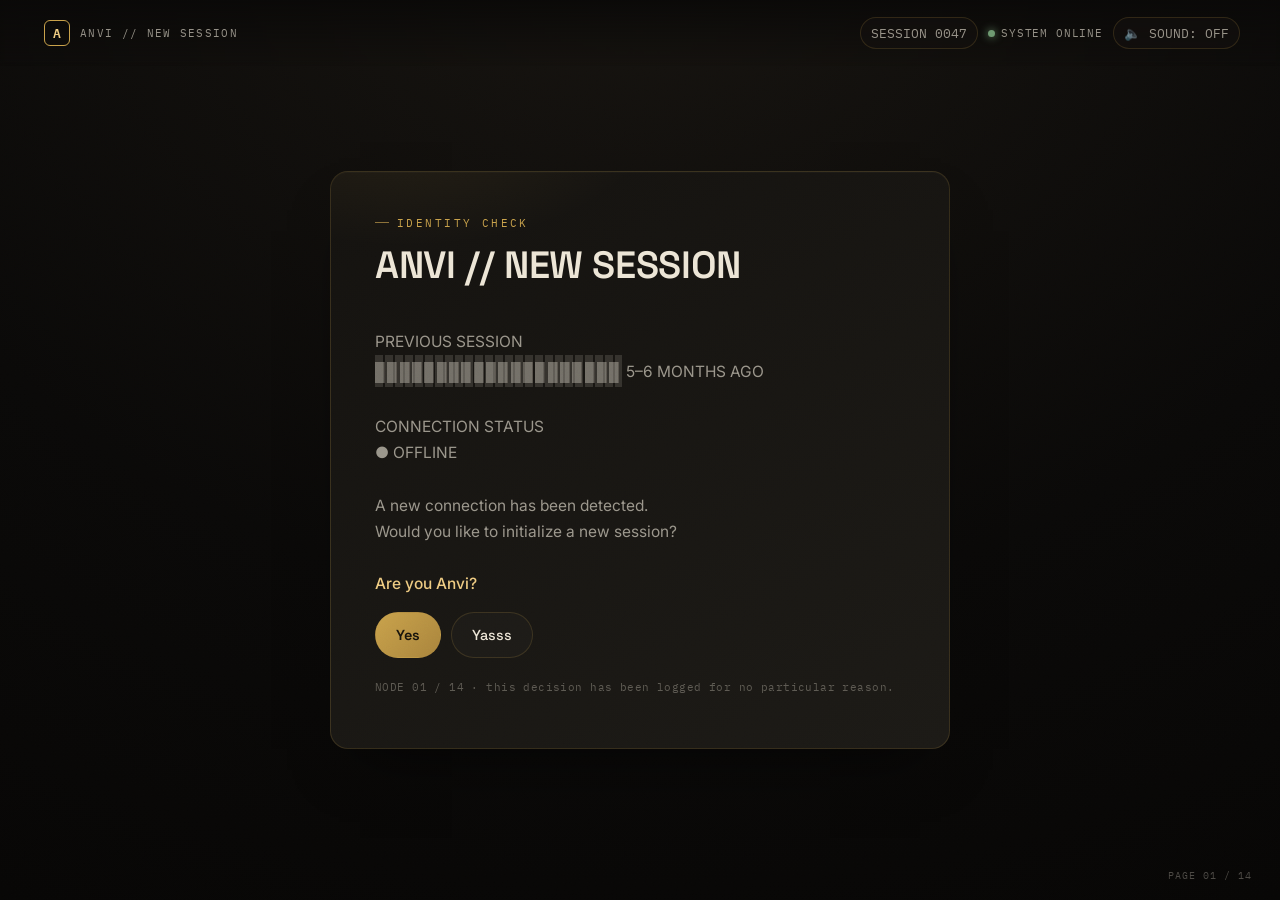
<file: index.html>
<!DOCTYPE html>
<html lang="en">
<head>
<meta charset="UTF-8" />
<meta name="viewport" content="width=device-width, initial-scale=1.0, viewport-fit=cover" />
<title>ANVI // NEW SESSION</title>
<meta name="description" content="A classified interactive session. Proceed with caution." />
<link rel="preconnect" href="https://fonts.googleapis.com">
<link rel="preconnect" href="https://fonts.gstatic.com" crossorigin>
<link href="https://fonts.googleapis.com/css2?family=Space+Grotesk:wght@400;500;600;700&family=IBM+Plex+Mono:wght@400;500;600&family=Inter:wght@400;500&display=swap" rel="stylesheet">
<link rel="stylesheet" href="style.css" />
</head>
<body>

  <header class="chrome">
    <button class="chrome-logo" id="logoBtn" type="button" aria-label="ANVI system logo">
      <span class="logo-mark">A</span><span class="logo-text">ANVI // NEW SESSION</span>
    </button>
    <div class="chrome-status">
      <button class="session-tag" id="sessionBtn" type="button">SESSION 0047</button>
      <span class="status-dot"><i></i> SYSTEM ONLINE</span>
      <button class="sound-toggle" id="soundToggle" type="button" aria-pressed="false">🔈 SOUND: OFF</button>
    </div>
  </header>

  <div class="grain" aria-hidden="true"></div>
  <div class="fx-overlay" id="fxOverlay" aria-hidden="true"></div>

  <main class="app">
    <div class="page" aria-live="polite">
      <div class="card">
        <p class="kicker">IDENTITY CHECK</p>
        <h1 class="title">ANVI // NEW SESSION</h1>

        <div class="body-text">
PREVIOUS SESSION
<span class="redacted">████████████████████</span> 5–6 MONTHS AGO

CONNECTION STATUS
● OFFLINE

A new connection has been detected.
Would you like to initialize a new session?
        </div>

        <p class="body-text" style="margin-bottom:14px;"><strong>Are you Anvi?</strong></p>

        <div class="buttons">
          <a class="choice primary" href="page2.html">Yes</a>
          <a class="choice" href="page3.html">Yasss</a>
        </div>

        <p class="footnote">NODE 01 / 14 · this decision has been logged for no particular reason.</p>
      </div>
    </div>
  </main>

  <div class="page-index">PAGE 01 / 14</div>
  <canvas id="confettiCanvas" aria-hidden="true"></canvas>
  <div class="toast" id="toast" role="status" aria-live="polite"></div>

  <script src="script.js"></script>
</body>
</html>
</file>
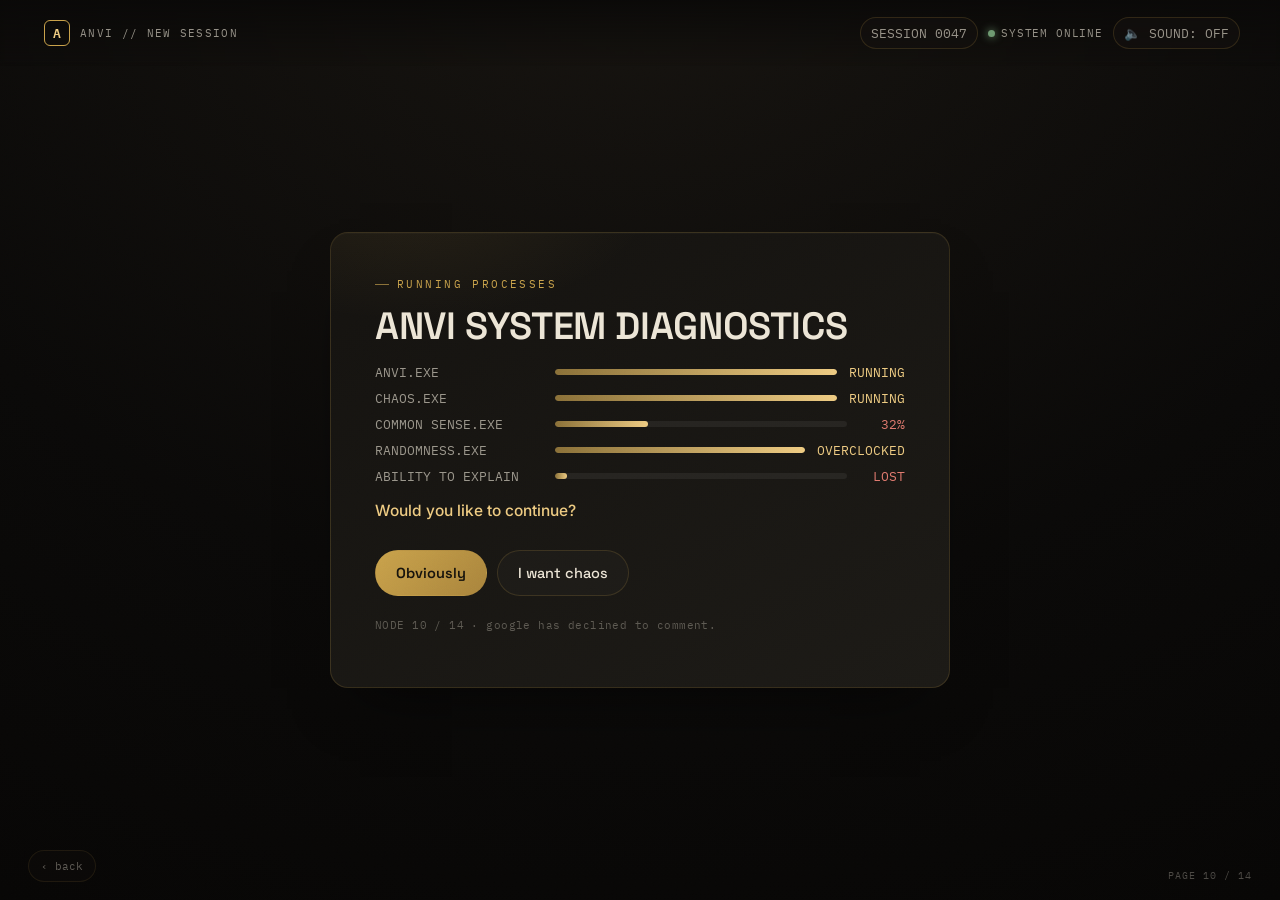
<file: page10.html>
<!DOCTYPE html>
<html lang="en">
<head>
<meta charset="UTF-8" />
<meta name="viewport" content="width=device-width, initial-scale=1.0, viewport-fit=cover" />
<title>ANVI SYSTEM DIAGNOSTICS // ANVI SESSION</title>
<link rel="preconnect" href="https://fonts.googleapis.com">
<link rel="preconnect" href="https://fonts.gstatic.com" crossorigin>
<link href="https://fonts.googleapis.com/css2?family=Space+Grotesk:wght@400;500;600;700&family=IBM+Plex+Mono:wght@400;500;600&family=Inter:wght@400;500&display=swap" rel="stylesheet">
<link rel="stylesheet" href="style.css" />
</head>
<body>

  <header class="chrome">
    <button class="chrome-logo" id="logoBtn" type="button" aria-label="ANVI system logo">
      <span class="logo-mark">A</span><span class="logo-text">ANVI // NEW SESSION</span>
    </button>
    <div class="chrome-status">
      <button class="session-tag" id="sessionBtn" type="button">SESSION 0047</button>
      <span class="status-dot"><i></i> SYSTEM ONLINE</span>
      <button class="sound-toggle" id="soundToggle" type="button" aria-pressed="false">🔈 SOUND: OFF</button>
    </div>
  </header>

  <button class="back-btn" id="backBtn" type="button">‹ back</button>
  <div class="grain" aria-hidden="true"></div>
  <div class="fx-overlay" id="fxOverlay" aria-hidden="true"></div>

  <main class="app">
    <div class="page" aria-live="polite">
      <div class="card">
        <p class="kicker">RUNNING PROCESSES</p>
        <h1 class="title">ANVI SYSTEM DIAGNOSTICS</h1>

        <div class="stats">
          <div class="stat-row">
            <span class="stat-label">ANVI.EXE</span>
            <span class="stat-bar"><span style="--fill:100%"></span></span>
            <span class="stat-val">RUNNING</span>
          </div>
          <div class="stat-row">
            <span class="stat-label">CHAOS.EXE</span>
            <span class="stat-bar"><span style="--fill:100%"></span></span>
            <span class="stat-val">RUNNING</span>
          </div>
          <div class="stat-row">
            <span class="stat-label">COMMON SENSE.EXE</span>
            <span class="stat-bar"><span style="--fill:32%"></span></span>
            <span class="stat-val warn">32%</span>
          </div>
          <div class="stat-row">
            <span class="stat-label">RANDOMNESS.EXE</span>
            <span class="stat-bar"><span style="--fill:100%"></span></span>
            <span class="stat-val">OVERCLOCKED</span>
          </div>
          <div class="stat-row">
            <span class="stat-label">ABILITY TO EXPLAIN</span>
            <span class="stat-bar"><span style="--fill:4%"></span></span>
            <span class="stat-val err">LOST</span>
          </div>
        </div>

        <p class="body-text" style="margin-top:-14px;"><strong>Would you like to continue?</strong></p>

        <div class="buttons">
          <a class="choice primary" href="page11.html">Obviously</a>
          <a class="choice" href="page13.html">I want chaos</a>
        </div>

        <p class="footnote">NODE 10 / 14 · google has declined to comment.</p>
      </div>
    </div>
  </main>

  <div class="page-index">PAGE 10 / 14</div>
  <canvas id="confettiCanvas" aria-hidden="true"></canvas>
  <div class="toast" id="toast" role="status" aria-live="polite"></div>

  <script src="script.js"></script>
</body>
</html>
</file>
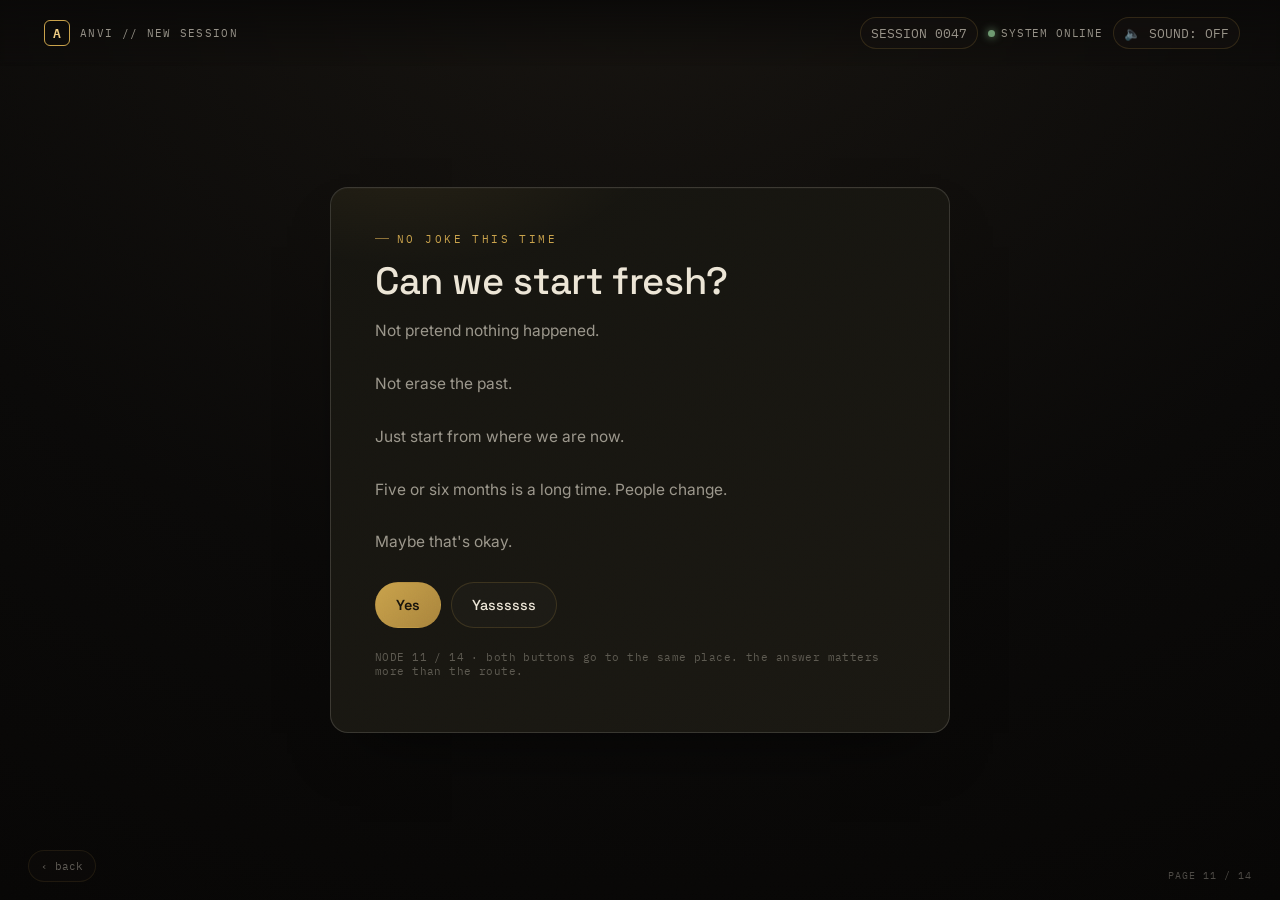
<file: page11.html>
<!DOCTYPE html>
<html lang="en">
<head>
<meta charset="UTF-8" />
<meta name="viewport" content="width=device-width, initial-scale=1.0, viewport-fit=cover" />
<title>Can we start fresh? // ANVI SESSION</title>
<link rel="preconnect" href="https://fonts.googleapis.com">
<link rel="preconnect" href="https://fonts.gstatic.com" crossorigin>
<link href="https://fonts.googleapis.com/css2?family=Space+Grotesk:wght@400;500;600;700&family=IBM+Plex+Mono:wght@400;500;600&family=Inter:wght@400;500&display=swap" rel="stylesheet">
<link rel="stylesheet" href="style.css" />
</head>
<body>

  <header class="chrome">
    <button class="chrome-logo" id="logoBtn" type="button" aria-label="ANVI system logo">
      <span class="logo-mark">A</span><span class="logo-text">ANVI // NEW SESSION</span>
    </button>
    <div class="chrome-status">
      <button class="session-tag" id="sessionBtn" type="button">SESSION 0047</button>
      <span class="status-dot"><i></i> SYSTEM ONLINE</span>
      <button class="sound-toggle" id="soundToggle" type="button" aria-pressed="false">🔈 SOUND: OFF</button>
    </div>
  </header>

  <button class="back-btn" id="backBtn" type="button">‹ back</button>
  <div class="grain" aria-hidden="true"></div>
  <div class="fx-overlay" id="fxOverlay" aria-hidden="true"></div>

  <main class="app">
    <div class="page theme-sincere" aria-live="polite">
      <div class="card">
        <p class="kicker">NO JOKE THIS TIME</p>
        <h1 class="title">Can we start fresh?</h1>
        <p class="body-text">Not pretend nothing happened.

Not erase the past.

Just start from where we are now.

Five or six months is a long time. People change.

Maybe that's okay.</p>

        <div class="buttons">
          <a class="choice primary" href="page14.html">Yes</a>
          <a class="choice" href="page14.html">Yassssss</a>
        </div>

        <p class="footnote">NODE 11 / 14 · both buttons go to the same place. the answer matters more than the route.</p>
      </div>
    </div>
  </main>

  <div class="page-index">PAGE 11 / 14</div>
  <canvas id="confettiCanvas" aria-hidden="true"></canvas>
  <div class="toast" id="toast" role="status" aria-live="polite"></div>

  <script src="script.js"></script>
</body>
</html>
</file>
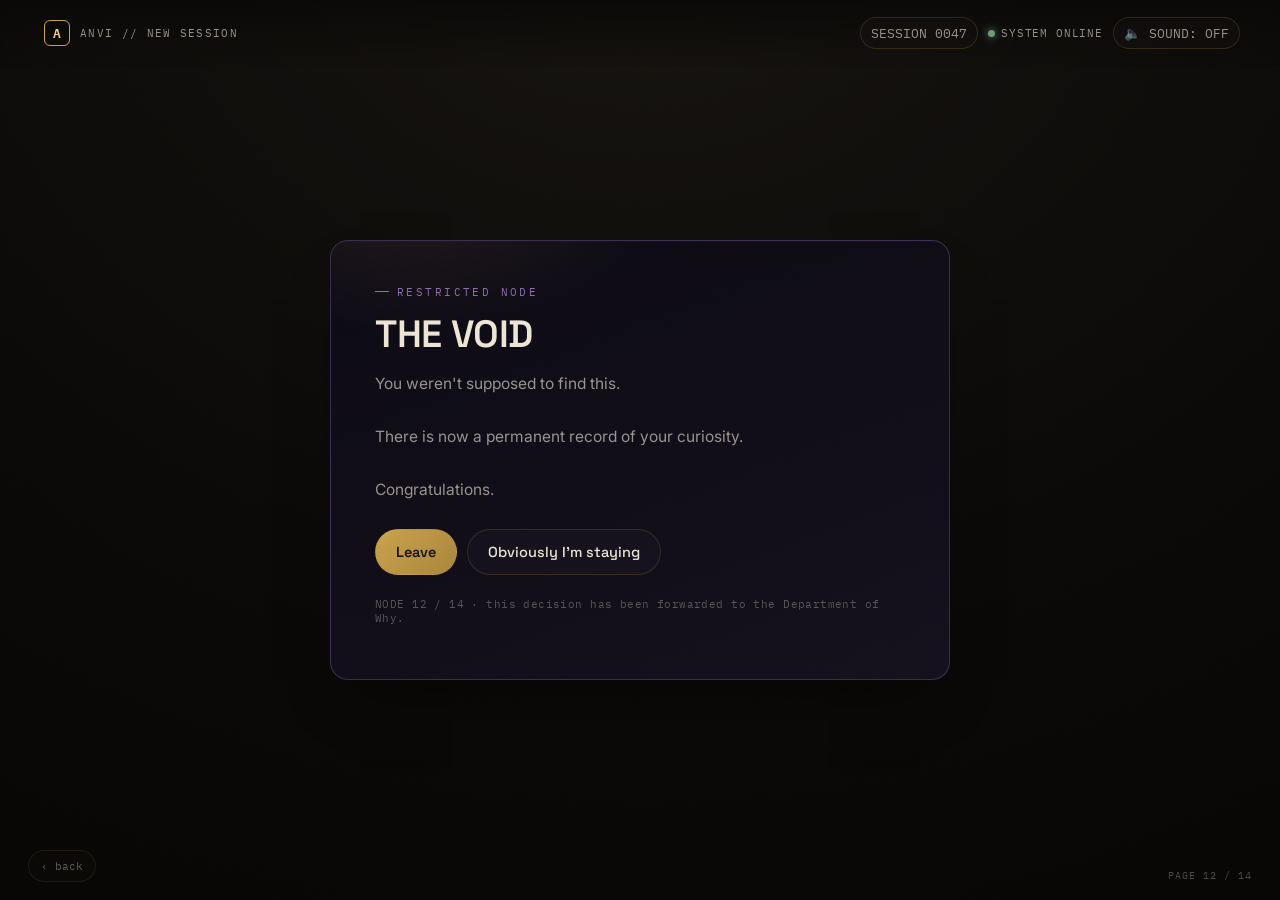
<file: page12.html>
<!DOCTYPE html>
<html lang="en">
<head>
<meta charset="UTF-8" />
<meta name="viewport" content="width=device-width, initial-scale=1.0, viewport-fit=cover" />
<title>THE VOID // ANVI SESSION</title>
<link rel="preconnect" href="https://fonts.googleapis.com">
<link rel="preconnect" href="https://fonts.gstatic.com" crossorigin>
<link href="https://fonts.googleapis.com/css2?family=Space+Grotesk:wght@400;500;600;700&family=IBM+Plex+Mono:wght@400;500;600&family=Inter:wght@400;500&display=swap" rel="stylesheet">
<link rel="stylesheet" href="style.css" />
</head>
<body data-fx="glitch">

  <header class="chrome">
    <button class="chrome-logo" id="logoBtn" type="button" aria-label="ANVI system logo">
      <span class="logo-mark">A</span><span class="logo-text">ANVI // NEW SESSION</span>
    </button>
    <div class="chrome-status">
      <button class="session-tag" id="sessionBtn" type="button">SESSION 0047</button>
      <span class="status-dot"><i></i> SYSTEM ONLINE</span>
      <button class="sound-toggle" id="soundToggle" type="button" aria-pressed="false">🔈 SOUND: OFF</button>
    </div>
  </header>

  <button class="back-btn" id="backBtn" type="button">‹ back</button>
  <div class="grain" aria-hidden="true"></div>
  <div class="fx-overlay" id="fxOverlay" aria-hidden="true"></div>

  <main class="app">
    <div class="page theme-void" aria-live="polite">
      <div class="card">
        <p class="kicker">RESTRICTED NODE</p>
        <h1 class="title">THE VOID</h1>
        <p class="body-text">You weren't supposed to find this.

There is now a permanent record of your curiosity.

Congratulations.</p>

        <div class="buttons">
          <a class="choice primary" href="index.html">Leave</a>
          <a class="choice" href="page13.html">Obviously I'm staying</a>
        </div>

        <p class="footnote">NODE 12 / 14 · this decision has been forwarded to the Department of Why.</p>
      </div>
    </div>
  </main>

  <div class="page-index">PAGE 12 / 14</div>
  <canvas id="confettiCanvas" aria-hidden="true"></canvas>
  <div class="toast" id="toast" role="status" aria-live="polite"></div>

  <script src="script.js"></script>
</body>
</html>
</file>
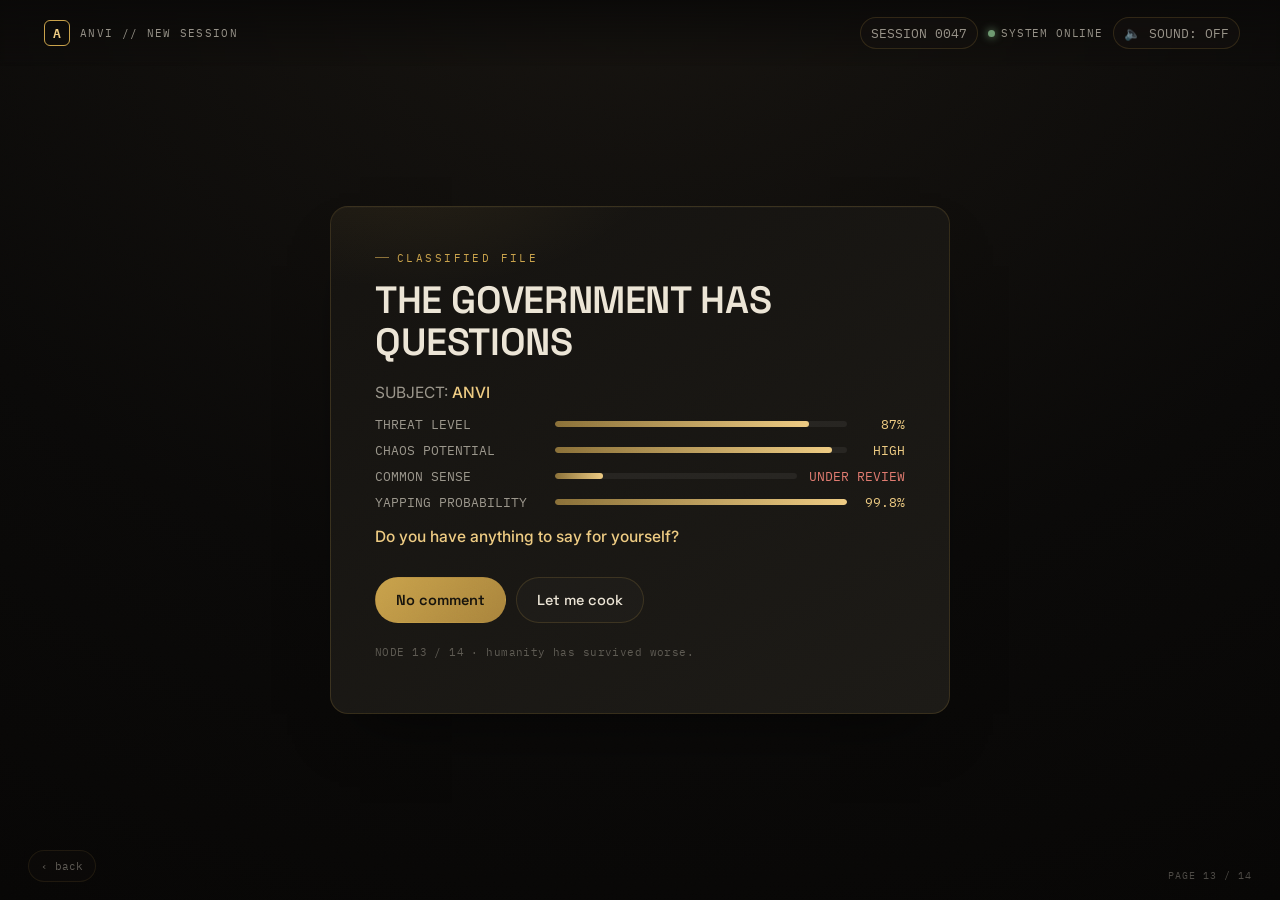
<file: page13.html>
<!DOCTYPE html>
<html lang="en">
<head>
<meta charset="UTF-8" />
<meta name="viewport" content="width=device-width, initial-scale=1.0, viewport-fit=cover" />
<title>THE GOVERNMENT HAS QUESTIONS // ANVI SESSION</title>
<link rel="preconnect" href="https://fonts.googleapis.com">
<link rel="preconnect" href="https://fonts.gstatic.com" crossorigin>
<link href="https://fonts.googleapis.com/css2?family=Space+Grotesk:wght@400;500;600;700&family=IBM+Plex+Mono:wght@400;500;600&family=Inter:wght@400;500&display=swap" rel="stylesheet">
<link rel="stylesheet" href="style.css" />
</head>
<body>

  <header class="chrome">
    <button class="chrome-logo" id="logoBtn" type="button" aria-label="ANVI system logo">
      <span class="logo-mark">A</span><span class="logo-text">ANVI // NEW SESSION</span>
    </button>
    <div class="chrome-status">
      <button class="session-tag" id="sessionBtn" type="button">SESSION 0047</button>
      <span class="status-dot"><i></i> SYSTEM ONLINE</span>
      <button class="sound-toggle" id="soundToggle" type="button" aria-pressed="false">🔈 SOUND: OFF</button>
    </div>
  </header>

  <button class="back-btn" id="backBtn" type="button">‹ back</button>
  <div class="grain" aria-hidden="true"></div>
  <div class="fx-overlay" id="fxOverlay" aria-hidden="true"></div>

  <main class="app">
    <div class="page" aria-live="polite">
      <div class="card">
        <p class="kicker">CLASSIFIED FILE</p>
        <h1 class="title">THE GOVERNMENT HAS QUESTIONS</h1>

        <p class="body-text" style="margin-bottom:10px;">SUBJECT: <strong>ANVI</strong></p>

        <div class="stats">
          <div class="stat-row">
            <span class="stat-label">THREAT LEVEL</span>
            <span class="stat-bar"><span style="--fill:87%"></span></span>
            <span class="stat-val">87%</span>
          </div>
          <div class="stat-row">
            <span class="stat-label">CHAOS POTENTIAL</span>
            <span class="stat-bar"><span style="--fill:95%"></span></span>
            <span class="stat-val">HIGH</span>
          </div>
          <div class="stat-row">
            <span class="stat-label">COMMON SENSE</span>
            <span class="stat-bar"><span style="--fill:20%"></span></span>
            <span class="stat-val warn">UNDER REVIEW</span>
          </div>
          <div class="stat-row">
            <span class="stat-label">YAPPING PROBABILITY</span>
            <span class="stat-bar"><span style="--fill:100%"></span></span>
            <span class="stat-val">99.8%</span>
          </div>
        </div>

        <p class="body-text" style="margin-top:-14px;"><strong>Do you have anything to say for yourself?</strong></p>

        <div class="buttons">
          <a class="choice primary" href="page14.html">No comment</a>
          <a class="choice" href="page10.html">Let me cook</a>
        </div>

        <p class="footnote">NODE 13 / 14 · humanity has survived worse.</p>
      </div>
    </div>
  </main>

  <div class="page-index">PAGE 13 / 14</div>
  <canvas id="confettiCanvas" aria-hidden="true"></canvas>
  <div class="toast" id="toast" role="status" aria-live="polite"></div>

  <script src="script.js"></script>
</body>
</html>
</file>
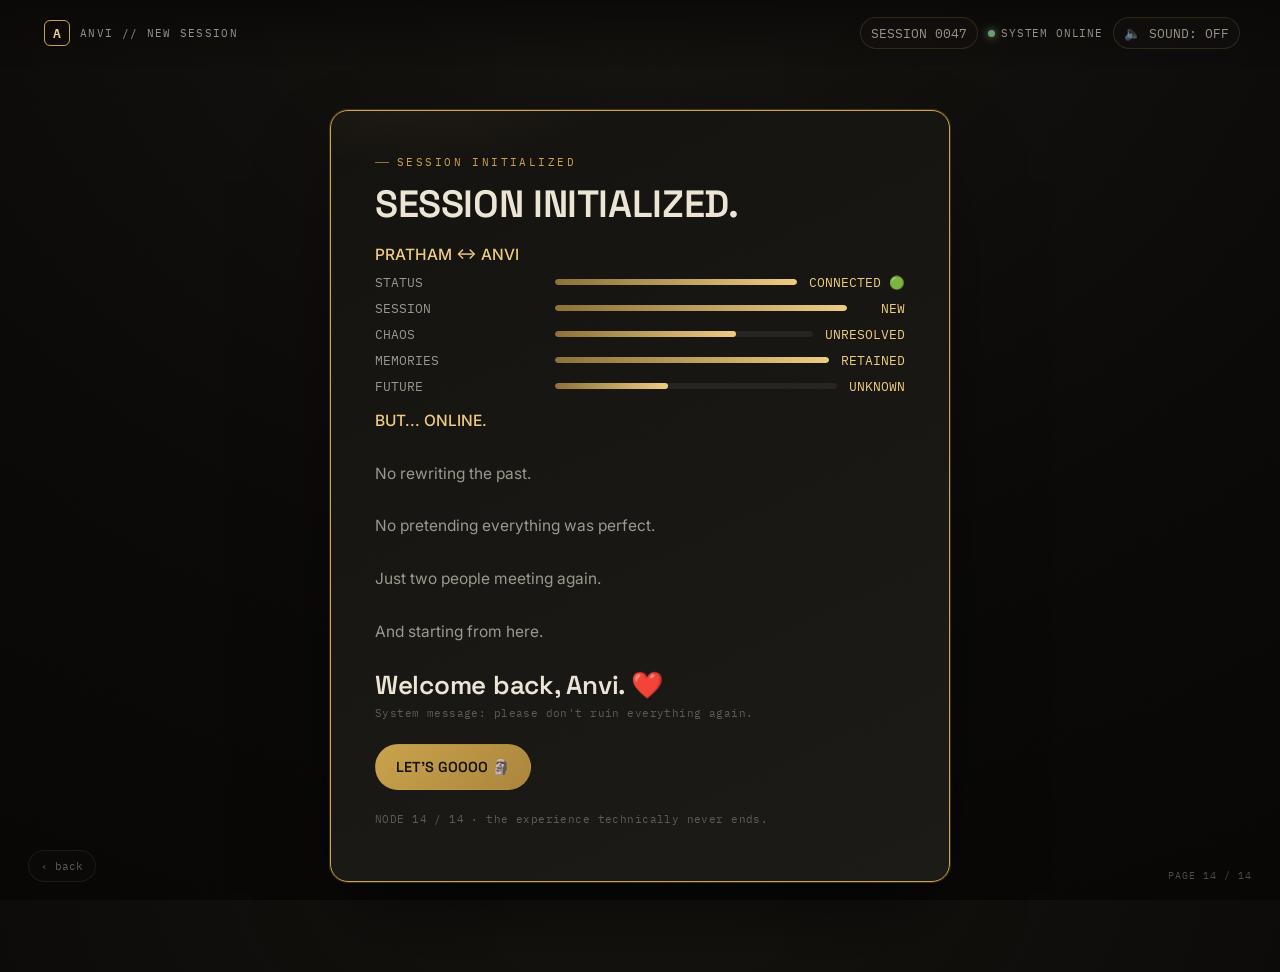
<file: page14.html>
<!DOCTYPE html>
<html lang="en">
<head>
<meta charset="UTF-8" />
<meta name="viewport" content="width=device-width, initial-scale=1.0, viewport-fit=cover" />
<title>SESSION INITIALIZED // ANVI SESSION</title>
<link rel="preconnect" href="https://fonts.googleapis.com">
<link rel="preconnect" href="https://fonts.gstatic.com" crossorigin>
<link href="https://fonts.googleapis.com/css2?family=Space+Grotesk:wght@400;500;600;700&family=IBM+Plex+Mono:wght@400;500;600&family=Inter:wght@400;500&display=swap" rel="stylesheet">
<link rel="stylesheet" href="style.css" />
</head>
<body>

  <header class="chrome">
    <button class="chrome-logo" id="logoBtn" type="button" aria-label="ANVI system logo">
      <span class="logo-mark">A</span><span class="logo-text">ANVI // NEW SESSION</span>
    </button>
    <div class="chrome-status">
      <button class="session-tag" id="sessionBtn" type="button">SESSION 0047</button>
      <span class="status-dot"><i></i> SYSTEM ONLINE</span>
      <button class="sound-toggle" id="soundToggle" type="button" aria-pressed="false">🔈 SOUND: OFF</button>
    </div>
  </header>

  <button class="back-btn" id="backBtn" type="button">‹ back</button>
  <div class="grain" aria-hidden="true"></div>
  <div class="fx-overlay" id="fxOverlay" aria-hidden="true"></div>

  <main class="app">
    <div class="page theme-final" aria-live="polite">
      <div class="card">
        <p class="kicker">SESSION INITIALIZED</p>
        <h1 class="title">SESSION INITIALIZED.</h1>

        <p class="body-text" style="margin-bottom:6px;"><strong>PRATHAM ↔ ANVI</strong></p>

        <div class="stats">
          <div class="stat-row">
            <span class="stat-label">STATUS</span>
            <span class="stat-bar"><span style="--fill:100%"></span></span>
            <span class="stat-val">CONNECTED 🟢</span>
          </div>
          <div class="stat-row">
            <span class="stat-label">SESSION</span>
            <span class="stat-bar"><span style="--fill:100%"></span></span>
            <span class="stat-val">NEW</span>
          </div>
          <div class="stat-row">
            <span class="stat-label">CHAOS</span>
            <span class="stat-bar"><span style="--fill:70%"></span></span>
            <span class="stat-val">UNRESOLVED</span>
          </div>
          <div class="stat-row">
            <span class="stat-label">MEMORIES</span>
            <span class="stat-bar"><span style="--fill:100%"></span></span>
            <span class="stat-val">RETAINED</span>
          </div>
          <div class="stat-row">
            <span class="stat-label">FUTURE</span>
            <span class="stat-bar"><span style="--fill:40%"></span></span>
            <span class="stat-val">UNKNOWN</span>
          </div>
        </div>

        <p class="body-text" style="margin-top:-14px;"><strong>BUT... ONLINE.</strong>

No rewriting the past.

No pretending everything was perfect.

Just two people meeting again.

And starting from here.</p>

        <p class="title" style="font-size:clamp(20px,4vw,26px); margin-bottom:6px;">Welcome back, Anvi. ❤️</p>
        <p class="footnote" style="margin-top:0; margin-bottom:24px;">System message: please don't ruin everything again.</p>

        <div class="buttons">
          <a class="choice primary" id="finalBtn" href="index.html">LET'S GOOOO 🗿</a>
        </div>

        <p class="footnote">NODE 14 / 14 · the experience technically never ends.</p>
      </div>
    </div>
  </main>

  <div class="page-index">PAGE 14 / 14</div>
  <canvas id="confettiCanvas" aria-hidden="true"></canvas>
  <div class="toast" id="toast" role="status" aria-live="polite"></div>

  <script src="script.js"></script>
</body>
</html>
</file>
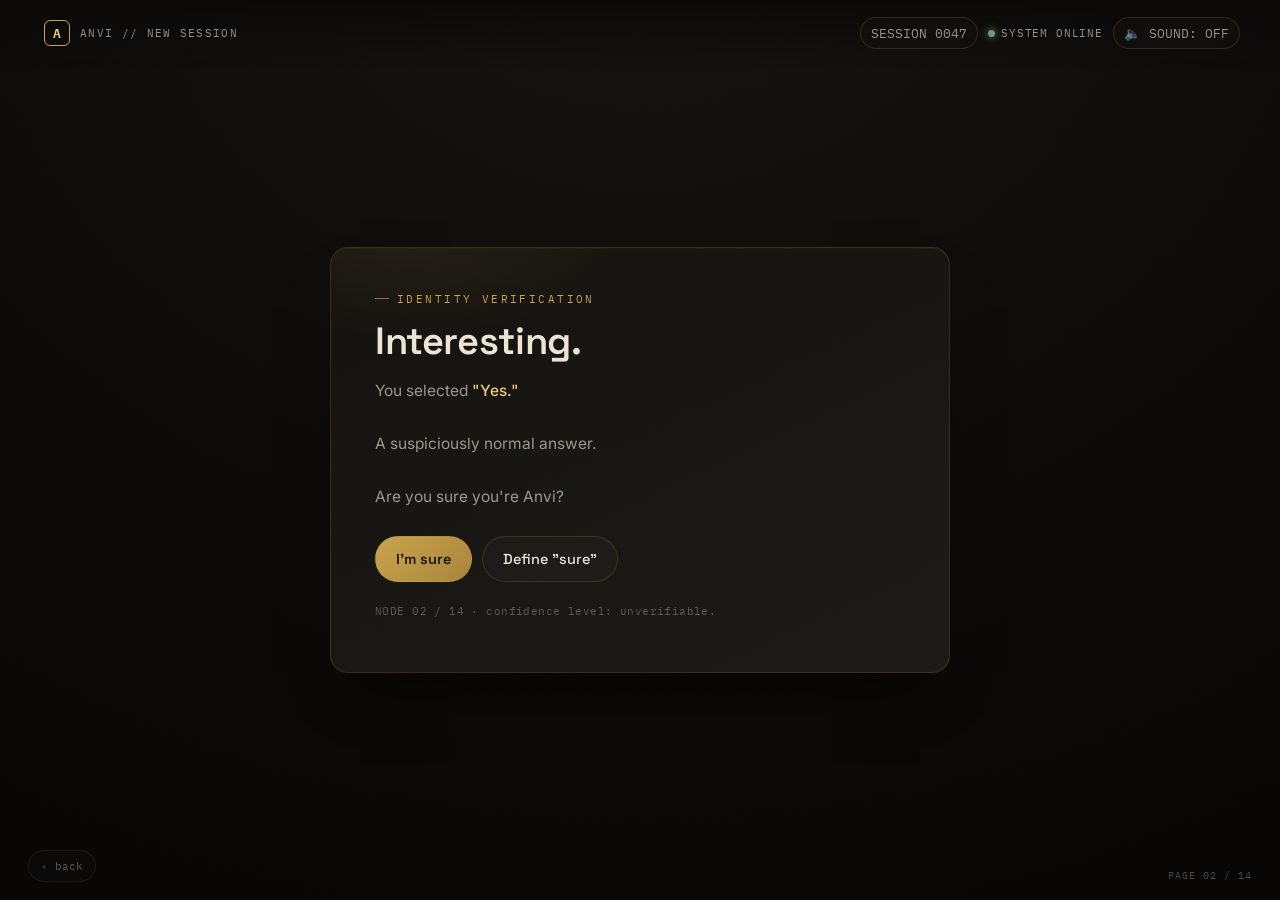
<file: page2.html>
<!DOCTYPE html>
<html lang="en">
<head>
<meta charset="UTF-8" />
<meta name="viewport" content="width=device-width, initial-scale=1.0, viewport-fit=cover" />
<title>Interesting. // ANVI SESSION</title>
<link rel="preconnect" href="https://fonts.googleapis.com">
<link rel="preconnect" href="https://fonts.gstatic.com" crossorigin>
<link href="https://fonts.googleapis.com/css2?family=Space+Grotesk:wght@400;500;600;700&family=IBM+Plex+Mono:wght@400;500;600&family=Inter:wght@400;500&display=swap" rel="stylesheet">
<link rel="stylesheet" href="style.css" />
</head>
<body>

  <header class="chrome">
    <button class="chrome-logo" id="logoBtn" type="button" aria-label="ANVI system logo">
      <span class="logo-mark">A</span><span class="logo-text">ANVI // NEW SESSION</span>
    </button>
    <div class="chrome-status">
      <button class="session-tag" id="sessionBtn" type="button">SESSION 0047</button>
      <span class="status-dot"><i></i> SYSTEM ONLINE</span>
      <button class="sound-toggle" id="soundToggle" type="button" aria-pressed="false">🔈 SOUND: OFF</button>
    </div>
  </header>

  <button class="back-btn" id="backBtn" type="button">‹ back</button>
  <div class="grain" aria-hidden="true"></div>
  <div class="fx-overlay" id="fxOverlay" aria-hidden="true"></div>

  <main class="app">
    <div class="page" aria-live="polite">
      <div class="card">
        <p class="kicker">IDENTITY VERIFICATION</p>
        <h1 class="title">Interesting.</h1>
        <p class="body-text">You selected <strong>"Yes."</strong>

A suspiciously normal answer.

Are you sure you're Anvi?</p>

        <div class="buttons">
          <a class="choice primary" href="page4.html">I'm sure</a>
          <a class="choice" href="page5.html">Define "sure"</a>
        </div>

        <p class="footnote">NODE 02 / 14 · confidence level: unverifiable.</p>
      </div>
    </div>
  </main>

  <div class="page-index">PAGE 02 / 14</div>
  <canvas id="confettiCanvas" aria-hidden="true"></canvas>
  <div class="toast" id="toast" role="status" aria-live="polite"></div>

  <script src="script.js"></script>
</body>
</html>
</file>
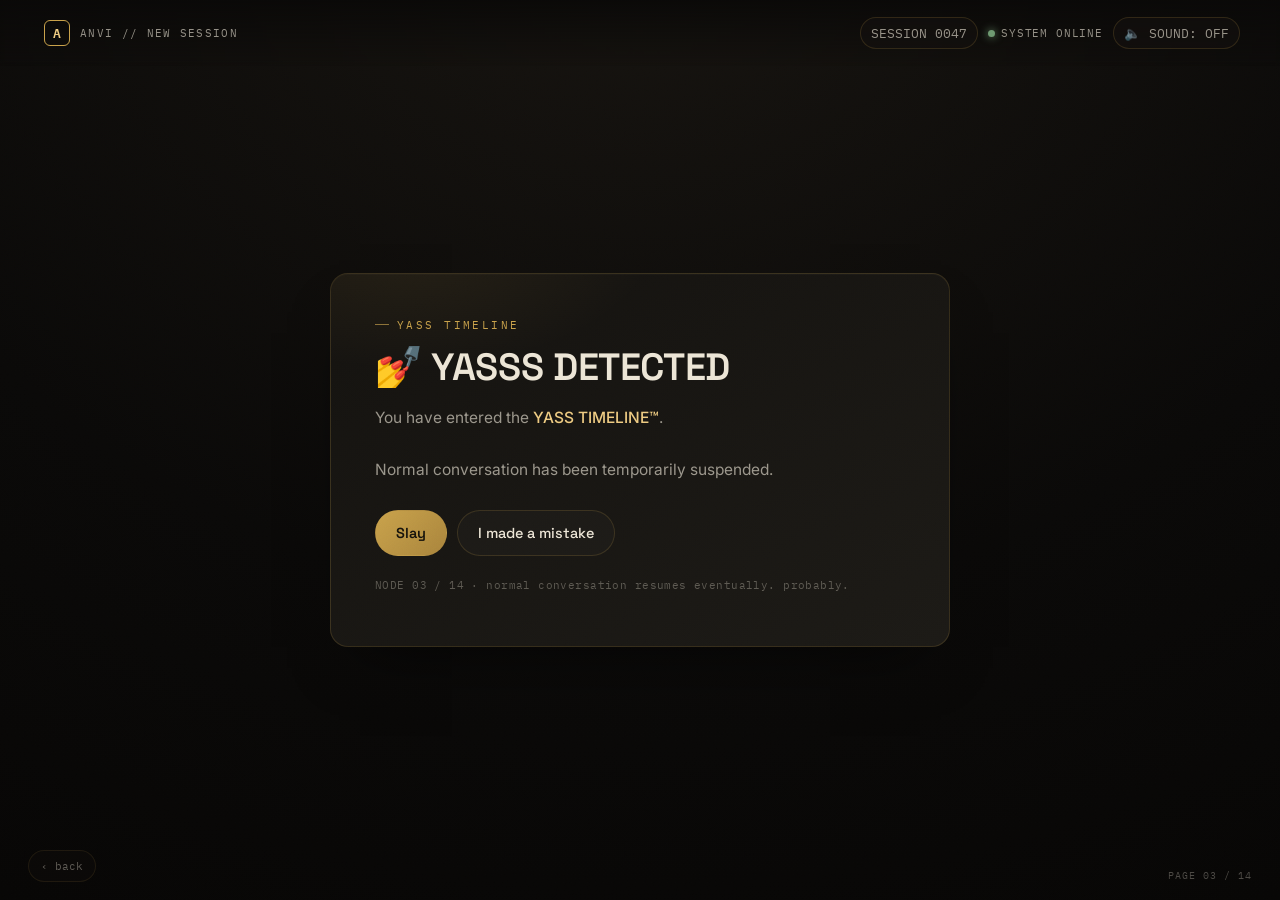
<file: page3.html>
<!DOCTYPE html>
<html lang="en">
<head>
<meta charset="UTF-8" />
<meta name="viewport" content="width=device-width, initial-scale=1.0, viewport-fit=cover" />
<title>💅 YASSS DETECTED // ANVI SESSION</title>
<link rel="preconnect" href="https://fonts.googleapis.com">
<link rel="preconnect" href="https://fonts.gstatic.com" crossorigin>
<link href="https://fonts.googleapis.com/css2?family=Space+Grotesk:wght@400;500;600;700&family=IBM+Plex+Mono:wght@400;500;600&family=Inter:wght@400;500&display=swap" rel="stylesheet">
<link rel="stylesheet" href="style.css" />
</head>
<body data-fx="glitch">

  <header class="chrome">
    <button class="chrome-logo" id="logoBtn" type="button" aria-label="ANVI system logo">
      <span class="logo-mark">A</span><span class="logo-text">ANVI // NEW SESSION</span>
    </button>
    <div class="chrome-status">
      <button class="session-tag" id="sessionBtn" type="button">SESSION 0047</button>
      <span class="status-dot"><i></i> SYSTEM ONLINE</span>
      <button class="sound-toggle" id="soundToggle" type="button" aria-pressed="false">🔈 SOUND: OFF</button>
    </div>
  </header>

  <button class="back-btn" id="backBtn" type="button">‹ back</button>
  <div class="grain" aria-hidden="true"></div>
  <div class="fx-overlay" id="fxOverlay" aria-hidden="true"></div>

  <main class="app">
    <div class="page theme-yass" aria-live="polite">
      <div class="card">
        <p class="kicker">YASS TIMELINE</p>
        <h1 class="title">💅 YASSS DETECTED</h1>
        <p class="body-text">You have entered the <strong>YASS TIMELINE™</strong>.

Normal conversation has been temporarily suspended.</p>

        <div class="buttons">
          <a class="choice primary" href="page6.html">Slay</a>
          <a class="choice" href="page7.html">I made a mistake</a>
        </div>

        <p class="footnote">NODE 03 / 14 · normal conversation resumes eventually. probably.</p>
      </div>
    </div>
  </main>

  <div class="page-index">PAGE 03 / 14</div>
  <canvas id="confettiCanvas" aria-hidden="true"></canvas>
  <div class="toast" id="toast" role="status" aria-live="polite"></div>

  <script src="script.js"></script>
</body>
</html>
</file>
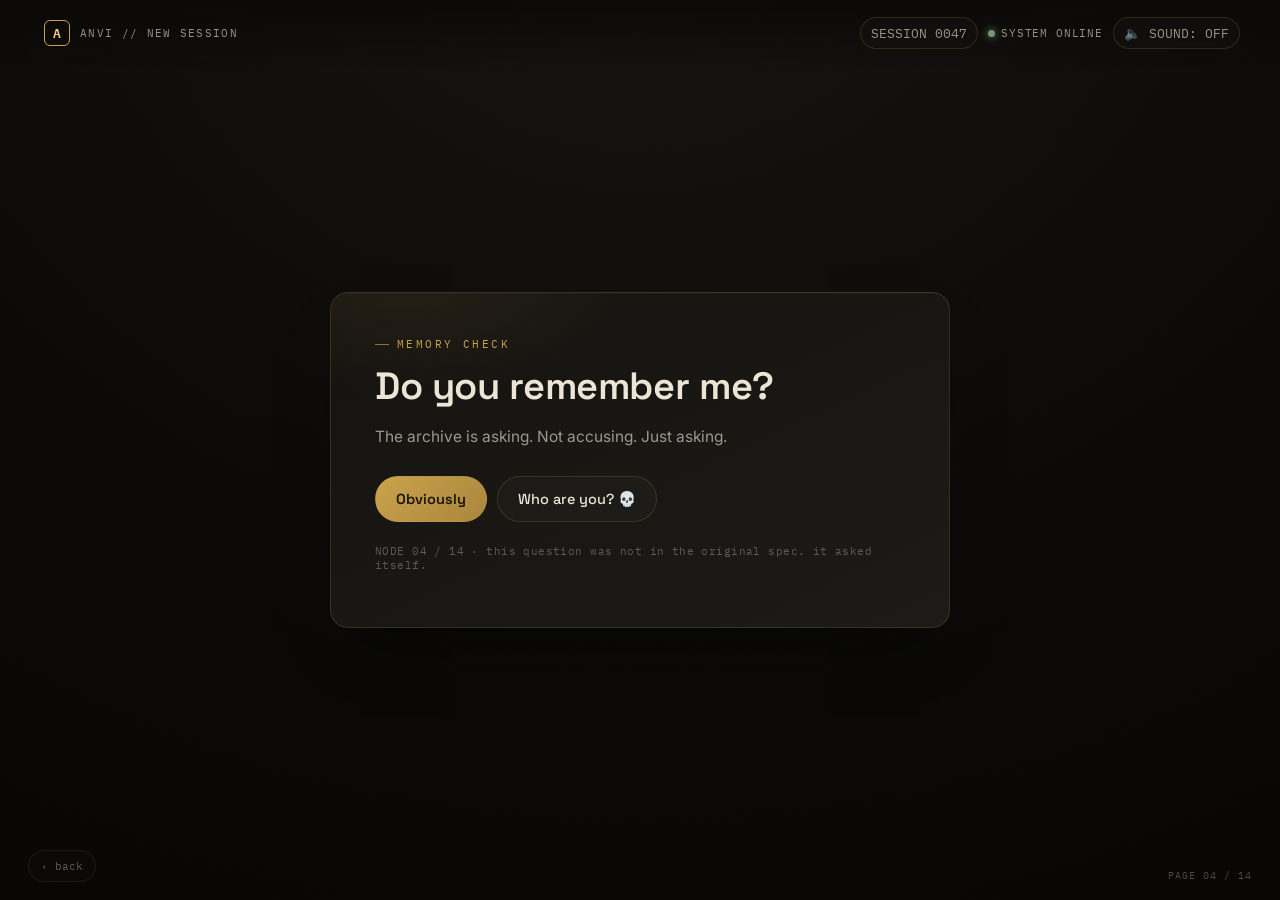
<file: page4.html>
<!DOCTYPE html>
<html lang="en">
<head>
<meta charset="UTF-8" />
<meta name="viewport" content="width=device-width, initial-scale=1.0, viewport-fit=cover" />
<title>Do you remember me? // ANVI SESSION</title>
<link rel="preconnect" href="https://fonts.googleapis.com">
<link rel="preconnect" href="https://fonts.gstatic.com" crossorigin>
<link href="https://fonts.googleapis.com/css2?family=Space+Grotesk:wght@400;500;600;700&family=IBM+Plex+Mono:wght@400;500;600&family=Inter:wght@400;500&display=swap" rel="stylesheet">
<link rel="stylesheet" href="style.css" />
</head>
<body>

  <header class="chrome">
    <button class="chrome-logo" id="logoBtn" type="button" aria-label="ANVI system logo">
      <span class="logo-mark">A</span><span class="logo-text">ANVI // NEW SESSION</span>
    </button>
    <div class="chrome-status">
      <button class="session-tag" id="sessionBtn" type="button">SESSION 0047</button>
      <span class="status-dot"><i></i> SYSTEM ONLINE</span>
      <button class="sound-toggle" id="soundToggle" type="button" aria-pressed="false">🔈 SOUND: OFF</button>
    </div>
  </header>

  <button class="back-btn" id="backBtn" type="button">‹ back</button>
  <div class="grain" aria-hidden="true"></div>
  <div class="fx-overlay" id="fxOverlay" aria-hidden="true"></div>

  <main class="app">
    <div class="page" aria-live="polite">
      <div class="card">
        <p class="kicker">MEMORY CHECK</p>
        <h1 class="title">Do you remember me?</h1>
        <p class="body-text">The archive is asking. Not accusing. Just asking.</p>

        <div class="buttons">
          <a class="choice primary" href="page8.html">Obviously</a>
          <a class="choice" href="page9.html">Who are you? 💀</a>
        </div>

        <p class="footnote">NODE 04 / 14 · this question was not in the original spec. it asked itself.</p>
      </div>
    </div>
  </main>

  <div class="page-index">PAGE 04 / 14</div>
  <canvas id="confettiCanvas" aria-hidden="true"></canvas>
  <div class="toast" id="toast" role="status" aria-live="polite"></div>

  <script src="script.js"></script>
</body>
</html>
</file>
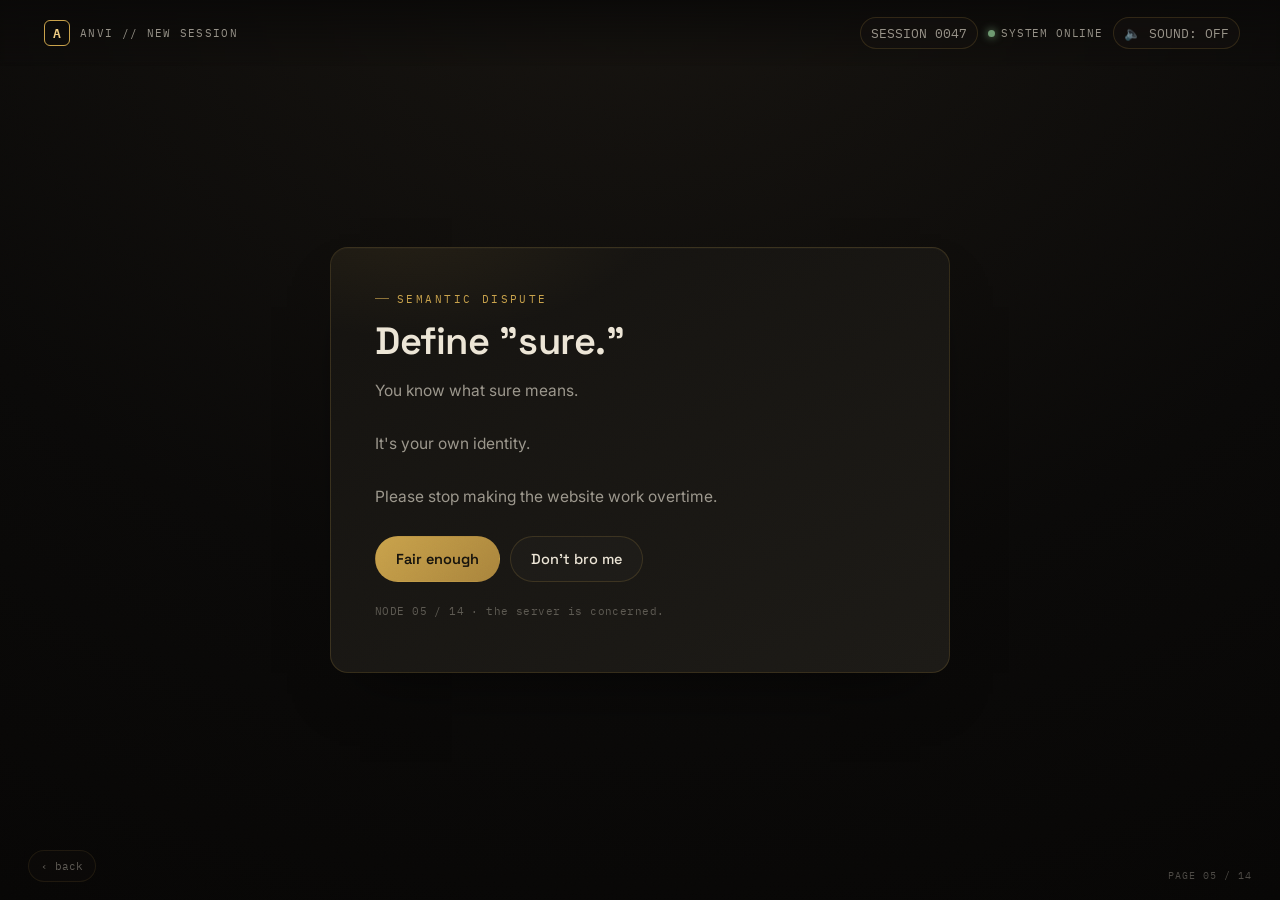
<file: page5.html>
<!DOCTYPE html>
<html lang="en">
<head>
<meta charset="UTF-8" />
<meta name="viewport" content="width=device-width, initial-scale=1.0, viewport-fit=cover" />
<title>Define "sure" // ANVI SESSION</title>
<link rel="preconnect" href="https://fonts.googleapis.com">
<link rel="preconnect" href="https://fonts.gstatic.com" crossorigin>
<link href="https://fonts.googleapis.com/css2?family=Space+Grotesk:wght@400;500;600;700&family=IBM+Plex+Mono:wght@400;500;600&family=Inter:wght@400;500&display=swap" rel="stylesheet">
<link rel="stylesheet" href="style.css" />
</head>
<body>

  <header class="chrome">
    <button class="chrome-logo" id="logoBtn" type="button" aria-label="ANVI system logo">
      <span class="logo-mark">A</span><span class="logo-text">ANVI // NEW SESSION</span>
    </button>
    <div class="chrome-status">
      <button class="session-tag" id="sessionBtn" type="button">SESSION 0047</button>
      <span class="status-dot"><i></i> SYSTEM ONLINE</span>
      <button class="sound-toggle" id="soundToggle" type="button" aria-pressed="false">🔈 SOUND: OFF</button>
    </div>
  </header>

  <button class="back-btn" id="backBtn" type="button">‹ back</button>
  <div class="grain" aria-hidden="true"></div>
  <div class="fx-overlay" id="fxOverlay" aria-hidden="true"></div>

  <main class="app">
    <div class="page" aria-live="polite">
      <div class="card">
        <p class="kicker">SEMANTIC DISPUTE</p>
        <h1 class="title">Define "sure."</h1>
        <p class="body-text">You know what sure means.

It's your own identity.

Please stop making the website work overtime.</p>

        <div class="buttons">
          <a class="choice primary" href="page8.html">Fair enough</a>
          <a class="choice" href="page10.html">Don't bro me</a>
        </div>

        <p class="footnote">NODE 05 / 14 · the server is concerned.</p>
      </div>
    </div>
  </main>

  <div class="page-index">PAGE 05 / 14</div>
  <canvas id="confettiCanvas" aria-hidden="true"></canvas>
  <div class="toast" id="toast" role="status" aria-live="polite"></div>

  <script src="script.js"></script>
</body>
</html>
</file>
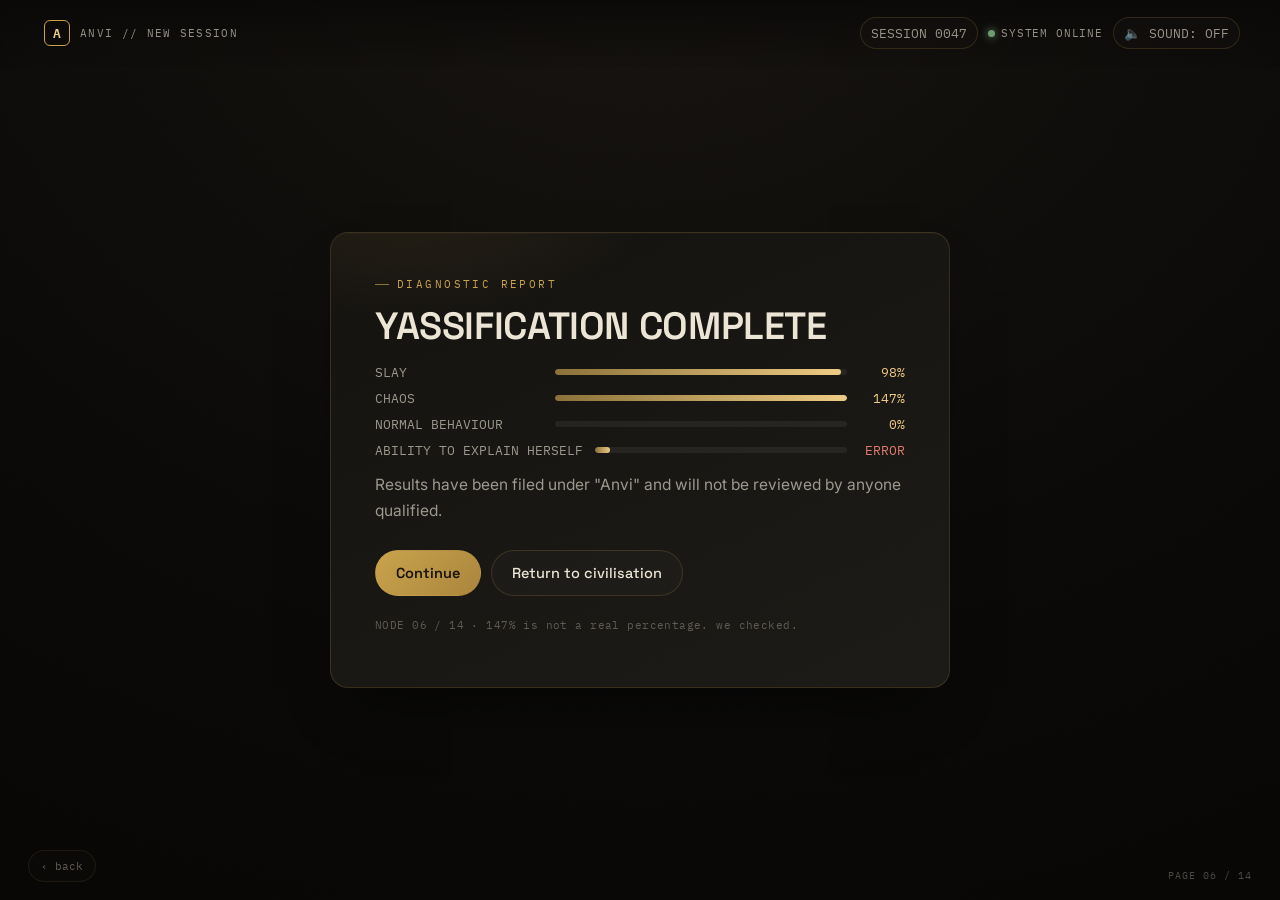
<file: page6.html>
<!DOCTYPE html>
<html lang="en">
<head>
<meta charset="UTF-8" />
<meta name="viewport" content="width=device-width, initial-scale=1.0, viewport-fit=cover" />
<title>YASSIFICATION COMPLETE // ANVI SESSION</title>
<link rel="preconnect" href="https://fonts.googleapis.com">
<link rel="preconnect" href="https://fonts.gstatic.com" crossorigin>
<link href="https://fonts.googleapis.com/css2?family=Space+Grotesk:wght@400;500;600;700&family=IBM+Plex+Mono:wght@400;500;600&family=Inter:wght@400;500&display=swap" rel="stylesheet">
<link rel="stylesheet" href="style.css" />
</head>
<body>

  <header class="chrome">
    <button class="chrome-logo" id="logoBtn" type="button" aria-label="ANVI system logo">
      <span class="logo-mark">A</span><span class="logo-text">ANVI // NEW SESSION</span>
    </button>
    <div class="chrome-status">
      <button class="session-tag" id="sessionBtn" type="button">SESSION 0047</button>
      <span class="status-dot"><i></i> SYSTEM ONLINE</span>
      <button class="sound-toggle" id="soundToggle" type="button" aria-pressed="false">🔈 SOUND: OFF</button>
    </div>
  </header>

  <button class="back-btn" id="backBtn" type="button">‹ back</button>
  <div class="grain" aria-hidden="true"></div>
  <div class="fx-overlay" id="fxOverlay" aria-hidden="true"></div>

  <main class="app">
    <div class="page theme-yass" aria-live="polite">
      <div class="card">
        <p class="kicker">DIAGNOSTIC REPORT</p>
        <h1 class="title">YASSIFICATION COMPLETE</h1>

        <div class="stats">
          <div class="stat-row">
            <span class="stat-label">SLAY</span>
            <span class="stat-bar"><span style="--fill:98%"></span></span>
            <span class="stat-val">98%</span>
          </div>
          <div class="stat-row">
            <span class="stat-label">CHAOS</span>
            <span class="stat-bar"><span style="--fill:100%"></span></span>
            <span class="stat-val">147%</span>
          </div>
          <div class="stat-row">
            <span class="stat-label">NORMAL BEHAVIOUR</span>
            <span class="stat-bar"><span style="--fill:0%"></span></span>
            <span class="stat-val">0%</span>
          </div>
          <div class="stat-row">
            <span class="stat-label">ABILITY TO EXPLAIN HERSELF</span>
            <span class="stat-bar"><span style="--fill:6%"></span></span>
            <span class="stat-val err">ERROR</span>
          </div>
        </div>

        <p class="body-text" style="margin-top:-14px;">Results have been filed under "Anvi" and will not be reviewed by anyone qualified.</p>

        <div class="buttons">
          <a class="choice primary" href="page11.html">Continue</a>
          <a class="choice" href="page10.html">Return to civilisation</a>
        </div>

        <p class="footnote">NODE 06 / 14 · 147% is not a real percentage. we checked.</p>
      </div>
    </div>
  </main>

  <div class="page-index">PAGE 06 / 14</div>
  <canvas id="confettiCanvas" aria-hidden="true"></canvas>
  <div class="toast" id="toast" role="status" aria-live="polite"></div>

  <script src="script.js"></script>
</body>
</html>
</file>
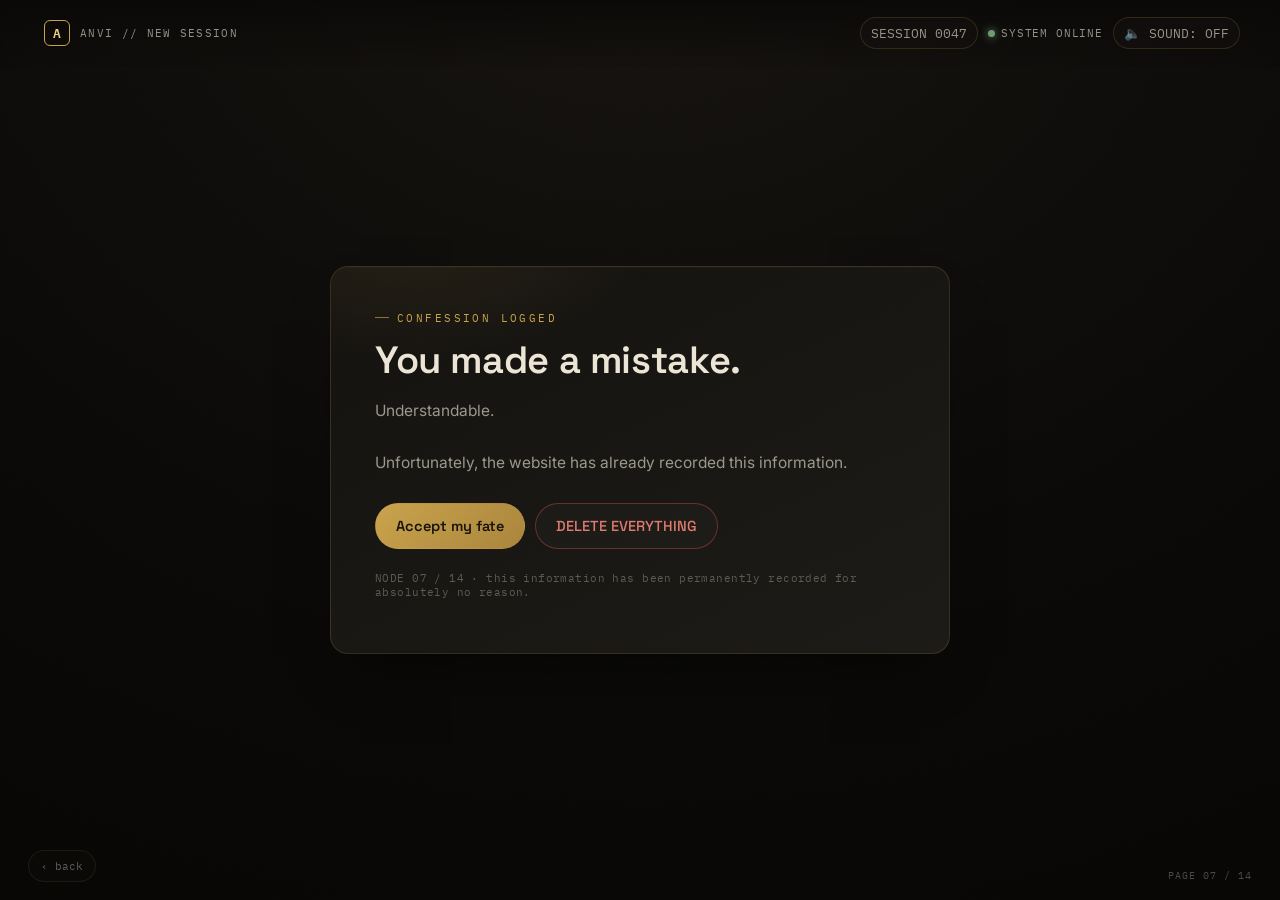
<file: page7.html>
<!DOCTYPE html>
<html lang="en">
<head>
<meta charset="UTF-8" />
<meta name="viewport" content="width=device-width, initial-scale=1.0, viewport-fit=cover" />
<title>You made a mistake // ANVI SESSION</title>
<link rel="preconnect" href="https://fonts.googleapis.com">
<link rel="preconnect" href="https://fonts.gstatic.com" crossorigin>
<link href="https://fonts.googleapis.com/css2?family=Space+Grotesk:wght@400;500;600;700&family=IBM+Plex+Mono:wght@400;500;600&family=Inter:wght@400;500&display=swap" rel="stylesheet">
<link rel="stylesheet" href="style.css" />
</head>
<body>

  <header class="chrome">
    <button class="chrome-logo" id="logoBtn" type="button" aria-label="ANVI system logo">
      <span class="logo-mark">A</span><span class="logo-text">ANVI // NEW SESSION</span>
    </button>
    <div class="chrome-status">
      <button class="session-tag" id="sessionBtn" type="button">SESSION 0047</button>
      <span class="status-dot"><i></i> SYSTEM ONLINE</span>
      <button class="sound-toggle" id="soundToggle" type="button" aria-pressed="false">🔈 SOUND: OFF</button>
    </div>
  </header>

  <button class="back-btn" id="backBtn" type="button">‹ back</button>
  <div class="grain" aria-hidden="true"></div>
  <div class="fx-overlay" id="fxOverlay" aria-hidden="true"></div>

  <main class="app">
    <div class="page" aria-live="polite">
      <div class="card">
        <p class="kicker">CONFESSION LOGGED</p>
        <h1 class="title">You made a mistake.</h1>
        <p class="body-text">Understandable.

Unfortunately, the website has already recorded this information.</p>

        <div class="buttons">
          <a class="choice primary" href="page10.html">Accept my fate</a>
          <a class="choice danger" href="page12.html">DELETE EVERYTHING</a>
        </div>

        <p class="footnote">NODE 07 / 14 · this information has been permanently recorded for absolutely no reason.</p>
      </div>
    </div>
  </main>

  <div class="page-index">PAGE 07 / 14</div>
  <canvas id="confettiCanvas" aria-hidden="true"></canvas>
  <div class="toast" id="toast" role="status" aria-live="polite"></div>

  <script src="script.js"></script>
</body>
</html>
</file>
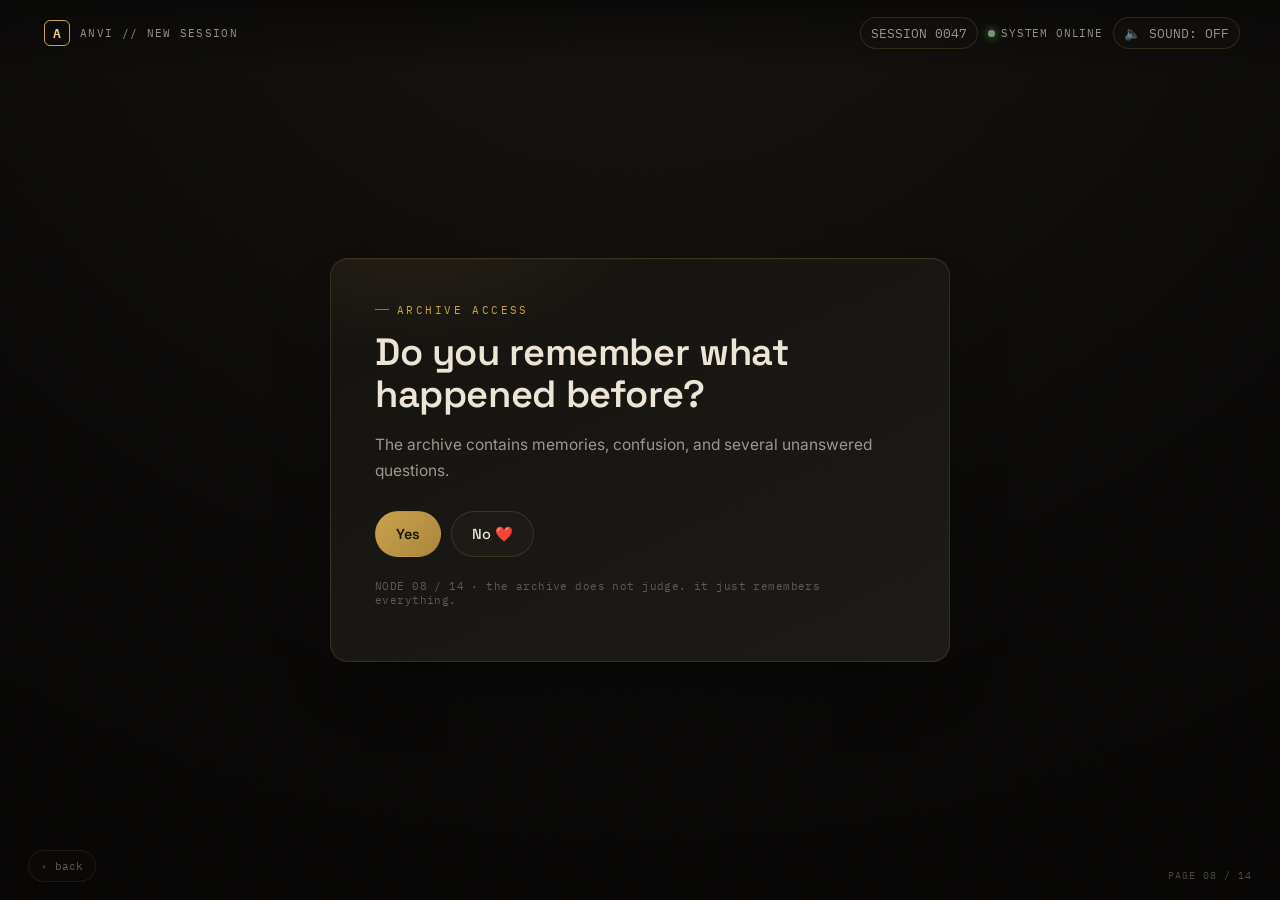
<file: page8.html>
<!DOCTYPE html>
<html lang="en">
<head>
<meta charset="UTF-8" />
<meta name="viewport" content="width=device-width, initial-scale=1.0, viewport-fit=cover" />
<title>Do you remember what happened before? // ANVI SESSION</title>
<link rel="preconnect" href="https://fonts.googleapis.com">
<link rel="preconnect" href="https://fonts.gstatic.com" crossorigin>
<link href="https://fonts.googleapis.com/css2?family=Space+Grotesk:wght@400;500;600;700&family=IBM+Plex+Mono:wght@400;500;600&family=Inter:wght@400;500&display=swap" rel="stylesheet">
<link rel="stylesheet" href="style.css" />
</head>
<body>

  <header class="chrome">
    <button class="chrome-logo" id="logoBtn" type="button" aria-label="ANVI system logo">
      <span class="logo-mark">A</span><span class="logo-text">ANVI // NEW SESSION</span>
    </button>
    <div class="chrome-status">
      <button class="session-tag" id="sessionBtn" type="button">SESSION 0047</button>
      <span class="status-dot"><i></i> SYSTEM ONLINE</span>
      <button class="sound-toggle" id="soundToggle" type="button" aria-pressed="false">🔈 SOUND: OFF</button>
    </div>
  </header>

  <button class="back-btn" id="backBtn" type="button">‹ back</button>
  <div class="grain" aria-hidden="true"></div>
  <div class="fx-overlay" id="fxOverlay" aria-hidden="true"></div>

  <main class="app">
    <div class="page" aria-live="polite">
      <div class="card">
        <p class="kicker">ARCHIVE ACCESS</p>
        <h1 class="title">Do you remember what happened before?</h1>
        <p class="body-text">The archive contains memories, confusion, and several unanswered questions.</p>

        <div class="buttons">
          <a class="choice primary" href="page11.html">Yes</a>
          <a class="choice" href="page12.html">No ❤️</a>
        </div>

        <p class="footnote">NODE 08 / 14 · the archive does not judge. it just remembers everything.</p>
      </div>
    </div>
  </main>

  <div class="page-index">PAGE 08 / 14</div>
  <canvas id="confettiCanvas" aria-hidden="true"></canvas>
  <div class="toast" id="toast" role="status" aria-live="polite"></div>

  <script src="script.js"></script>
</body>
</html>
</file>
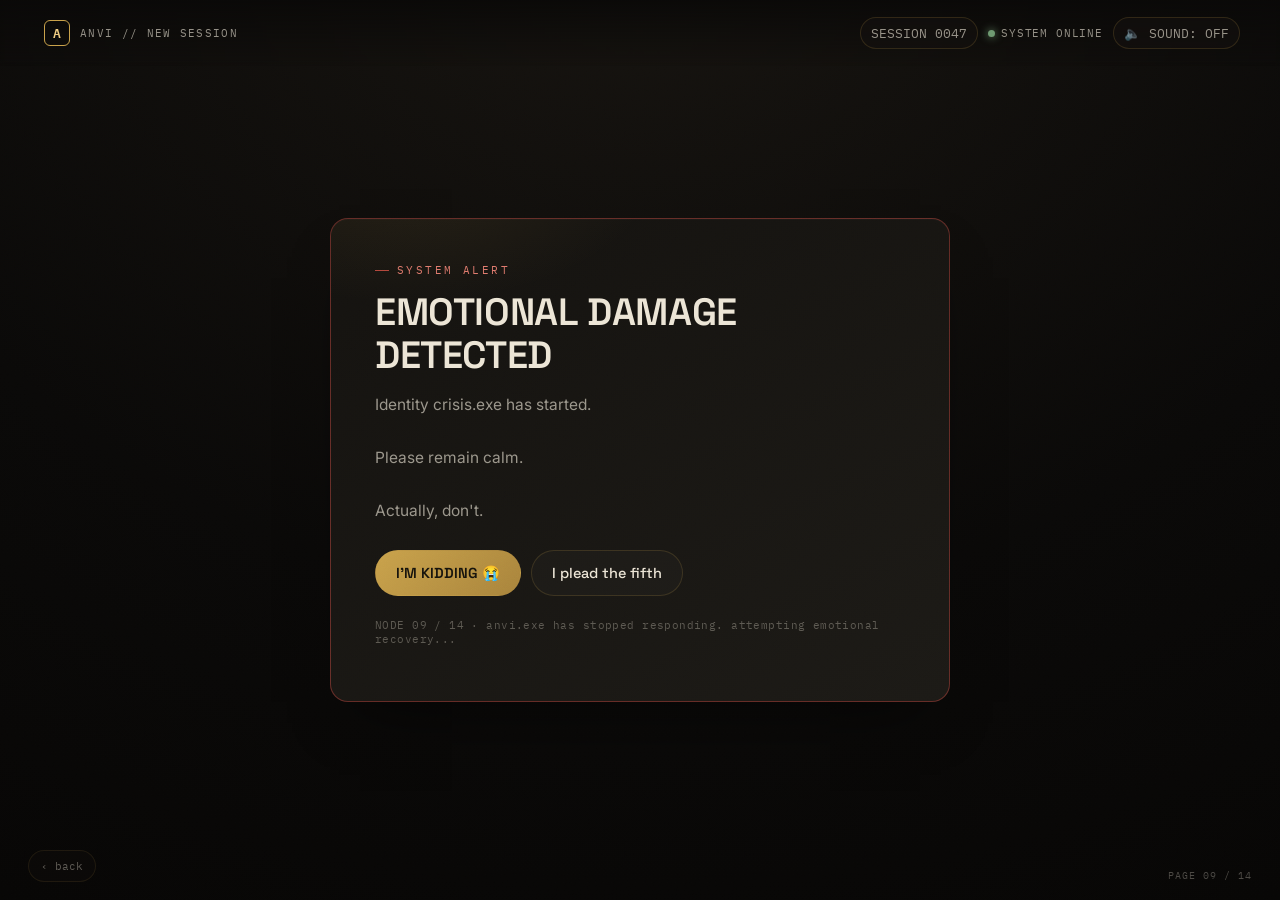
<file: page9.html>
<!DOCTYPE html>
<html lang="en">
<head>
<meta charset="UTF-8" />
<meta name="viewport" content="width=device-width, initial-scale=1.0, viewport-fit=cover" />
<title>EMOTIONAL DAMAGE DETECTED // ANVI SESSION</title>
<link rel="preconnect" href="https://fonts.googleapis.com">
<link rel="preconnect" href="https://fonts.gstatic.com" crossorigin>
<link href="https://fonts.googleapis.com/css2?family=Space+Grotesk:wght@400;500;600;700&family=IBM+Plex+Mono:wght@400;500;600&family=Inter:wght@400;500&display=swap" rel="stylesheet">
<link rel="stylesheet" href="style.css" />
</head>
<body data-fx="error">

  <header class="chrome">
    <button class="chrome-logo" id="logoBtn" type="button" aria-label="ANVI system logo">
      <span class="logo-mark">A</span><span class="logo-text">ANVI // NEW SESSION</span>
    </button>
    <div class="chrome-status">
      <button class="session-tag" id="sessionBtn" type="button">SESSION 0047</button>
      <span class="status-dot"><i></i> SYSTEM ONLINE</span>
      <button class="sound-toggle" id="soundToggle" type="button" aria-pressed="false">🔈 SOUND: OFF</button>
    </div>
  </header>

  <button class="back-btn" id="backBtn" type="button">‹ back</button>
  <div class="grain" aria-hidden="true"></div>
  <div class="fx-overlay" id="fxOverlay" aria-hidden="true"></div>

  <main class="app">
    <div class="page theme-error" aria-live="polite">
      <div class="card">
        <p class="kicker">SYSTEM ALERT</p>
        <h1 class="title">EMOTIONAL DAMAGE DETECTED</h1>
        <p class="body-text">Identity crisis.exe has started.

Please remain calm.

Actually, don't.</p>

        <div class="buttons">
          <a class="choice primary" href="page11.html">I'M KIDDING 😭</a>
          <a class="choice" href="page12.html">I plead the fifth</a>
        </div>

        <p class="footnote">NODE 09 / 14 · anvi.exe has stopped responding. attempting emotional recovery...</p>
      </div>
    </div>
  </main>

  <div class="page-index">PAGE 09 / 14</div>
  <canvas id="confettiCanvas" aria-hidden="true"></canvas>
  <div class="toast" id="toast" role="status" aria-live="polite"></div>

  <script src="script.js"></script>
</body>
</html>
</file>
<file: style.css>
/* =========================================================
   ANVI // NEW SESSION — shared stylesheet
   Edit the tokens below to reskin the whole site.
   ========================================================= */

:root {
  --void: #0a0908;
  --panel: #14120f;
  --panel-2: #1c1a16;
  --hairline: rgba(201, 162, 75, 0.18);
  --gold: #c9a24b;
  --gold-bright: #eecb82;
  --gold-dim: #8a7038;
  --cream: #ece5d6;
  --cream-dim: rgba(236, 229, 214, 0.62);
  --warn: #b3453c;
  --warn-bright: #e07a6f;
  --purple: #8a6bb0;
  --green: #6f9a72;

  --f-display: 'Space Grotesk', 'Segoe UI', sans-serif;
  --f-body: 'Inter', 'Segoe UI', sans-serif;
  --f-mono: 'IBM Plex Mono', 'Courier New', monospace;

  --radius: 18px;
  --radius-sm: 10px;
  --maxw: 620px;
  --dur: 480ms;
  --ease: cubic-bezier(.16,.84,.32,1);
}

@media (prefers-reduced-motion: reduce) { :root { --dur: 1ms; } }

* { box-sizing: border-box; }
html, body { height: 100%; margin: 0; }

body {
  background: radial-gradient(120% 140% at 50% -10%, #171410 0%, var(--void) 55%, #060504 100%);
  color: var(--cream);
  font-family: var(--f-body);
  min-height: 100vh;
  overflow-x: hidden;
  -webkit-font-smoothing: antialiased;
}

::selection { background: var(--gold); color: var(--void); }
button { font-family: inherit; cursor: pointer; }
a { color: inherit; }

.grain {
  position: fixed; inset: 0; pointer-events: none; z-index: 5;
  opacity: 0.05; mix-blend-mode: overlay;
  background-image: url("data:image/svg+xml;utf8,<svg xmlns='http://www.w3.org/2000/svg' width='120' height='120'><filter id='n'><feTurbulence type='fractalNoise' baseFrequency='0.9' numOctaves='2' stitchTiles='stitch'/></filter><rect width='100%25' height='100%25' filter='url(%23n)'/></svg>");
}

/* ---------- chrome header ---------- */
.chrome {
  position: fixed; top: 0; left: 0; right: 0; z-index: 30;
  display: flex; align-items: center; justify-content: space-between;
  gap: 12px; padding: 16px clamp(16px, 4vw, 40px);
  background: linear-gradient(to bottom, rgba(10,9,8,0.92), rgba(10,9,8,0));
  backdrop-filter: blur(2px); flex-wrap: wrap;
}
.chrome-logo { background: none; border: none; color: var(--gold-bright); display: flex; align-items: center; gap: 10px; padding: 4px; }
.logo-mark {
  width: 26px; height: 26px; border: 1px solid var(--gold); border-radius: 6px;
  display: grid; place-items: center; font-family: var(--f-mono); font-size: 13px;
  font-weight: 600; color: var(--gold-bright); transition: transform 220ms var(--ease), background 220ms;
}
.chrome-logo:hover .logo-mark { background: rgba(201,162,75,0.12); }
.chrome-logo:active .logo-mark { transform: scale(0.9) rotate(-6deg); }
.logo-text { font-family: var(--f-mono); font-size: 11px; letter-spacing: 0.12em; color: var(--cream-dim); display: none; }
@media (min-width: 560px) { .logo-text { display: inline; } }

.chrome-status { display: flex; align-items: center; gap: 10px; font-family: var(--f-mono); font-size: 10.5px; letter-spacing: 0.08em; flex-wrap: wrap; }
.session-tag, .sound-toggle {
  background: rgba(20,18,15,0.6); border: 1px solid var(--hairline); color: var(--cream-dim);
  padding: 6px 10px; border-radius: 999px; transition: border-color 180ms, color 180ms;
}
.session-tag:hover, .sound-toggle:hover { border-color: var(--gold); color: var(--gold-bright); }
.status-dot { color: var(--cream-dim); display: inline-flex; align-items: center; gap: 6px; }
.status-dot i { width: 7px; height: 7px; border-radius: 50%; background: var(--green); box-shadow: 0 0 8px var(--green); display: inline-block; animation: pulse 2.4s ease-in-out infinite; }
@keyframes pulse { 0%,100% { opacity: 1; } 50% { opacity: 0.35; } }

.back-btn {
  position: fixed; left: clamp(12px, 3vw, 28px); bottom: 18px; z-index: 30;
  background: rgba(20,18,15,0.55); border: 1px solid var(--hairline); color: var(--cream-dim);
  font-family: var(--f-mono); font-size: 11px; padding: 8px 12px; border-radius: 999px;
  opacity: 0.6; transition: opacity 180ms, border-color 180ms; text-decoration: none; display: inline-block;
}
.back-btn:hover { opacity: 1; border-color: var(--gold); }

.page-index {
  position: fixed; right: clamp(12px, 3vw, 28px); bottom: 18px; z-index: 30;
  font-family: var(--f-mono); font-size: 10px; letter-spacing: 0.1em; color: rgba(236,229,214,0.3);
}

/* ---------- layout ---------- */
.app { min-height: 100vh; display: flex; align-items: center; justify-content: center; padding: 110px 20px 90px; }
.page { width: 100%; max-width: var(--maxw); animation: page-in var(--dur) var(--ease); }
@keyframes page-in { from { opacity: 0; transform: translateY(14px) scale(0.99); } to { opacity: 1; transform: translateY(0) scale(1); } }

.card {
  background: linear-gradient(155deg, var(--panel) 0%, var(--panel-2) 100%);
  border: 1px solid var(--hairline); border-radius: var(--radius);
  padding: clamp(24px, 5vw, 44px);
  box-shadow: 0 30px 60px -30px rgba(0,0,0,0.7), inset 0 1px 0 rgba(255,255,255,0.02);
  position: relative; overflow: hidden;
}
.card::before {
  content: ""; position: absolute; inset: 0;
  background: radial-gradient(420px 220px at 12% -10%, rgba(201,162,75,0.10), transparent 60%);
  pointer-events: none;
}

.kicker {
  font-family: var(--f-mono); font-size: 11px; letter-spacing: 0.22em; color: var(--gold);
  text-transform: uppercase; margin: 0 0 14px; display: flex; align-items: center; gap: 8px;
}
.kicker::before { content: ""; width: 14px; height: 1px; background: var(--gold-dim); display: inline-block; }

.title { font-family: var(--f-display); font-weight: 600; font-size: clamp(26px, 5vw, 38px); line-height: 1.12; margin: 0 0 16px; color: var(--cream); letter-spacing: -0.01em; }
.body-text { font-size: 15.5px; line-height: 1.7; color: var(--cream-dim); margin: 0 0 26px; white-space: pre-line; }
.body-text strong { color: var(--gold-bright); font-weight: 500; }

.stats { display: grid; gap: 10px; margin: 6px 0 28px; font-family: var(--f-mono); font-size: 12.5px; }
.stat-row { display: flex; align-items: center; gap: 12px; }
.stat-label { color: var(--cream-dim); min-width: 168px; }
.stat-bar { flex: 1; height: 6px; background: rgba(255,255,255,0.06); border-radius: 4px; overflow: hidden; position: relative; }
.stat-bar span { display: block; height: 100%; background: linear-gradient(90deg, var(--gold-dim), var(--gold-bright)); border-radius: 4px; width: 0%; animation: fill-bar 1100ms var(--ease) forwards; animation-delay: 200ms; }
@keyframes fill-bar { to { width: var(--fill, 60%); } }
.stat-val { color: var(--gold-bright); min-width: 46px; text-align: right; }
.stat-val.err { color: var(--warn-bright); }
.stat-val.warn { color: var(--warn-bright); }

.redacted {
  font-family: var(--f-mono); letter-spacing: 0.15em; color: rgba(236,229,214,0.35);
  background: repeating-linear-gradient(90deg, rgba(236,229,214,0.14) 0 8px, transparent 8px 10px);
  padding: 3px 0; display: inline-block;
}

.rule-cards { display: grid; gap: 12px; margin-bottom: 28px; }
.rule-card { display: flex; gap: 14px; padding: 14px 16px; border: 1px solid var(--hairline); border-radius: var(--radius-sm); background: rgba(0,0,0,0.18); }
.rule-num { font-family: var(--f-mono); color: var(--gold); font-size: 13px; padding-top: 1px; }
.rule-body b { display: block; color: var(--cream); font-weight: 500; margin-bottom: 2px; }
.rule-body span { color: var(--cream-dim); font-size: 13.5px; }

.buttons { display: flex; flex-wrap: wrap; gap: 10px; }
.choice {
  appearance: none; border: 1px solid var(--hairline); background: rgba(255,255,255,0.02); color: var(--cream);
  font-family: var(--f-display); font-size: 14.5px; font-weight: 500; padding: 13px 20px; border-radius: 999px;
  min-height: 44px; text-decoration: none; display: inline-flex; align-items: center;
  transition: transform 160ms var(--ease), border-color 160ms, background 160ms, color 160ms;
}
.choice:hover { border-color: var(--gold); background: rgba(201,162,75,0.08); transform: translateY(-2px); }
.choice:active { transform: translateY(0) scale(0.98); }
.choice:focus-visible { outline: 2px solid var(--gold-bright); outline-offset: 3px; }
.choice.primary { background: linear-gradient(135deg, var(--gold), #a9843c); border-color: transparent; color: #16130c; font-weight: 600; }
.choice.primary:hover { filter: brightness(1.08); }
.choice.danger { border-color: rgba(179,69,60,0.5); color: var(--warn-bright); }
.choice.danger:hover { border-color: var(--warn); background: rgba(179,69,60,0.1); }

.footnote { margin-top: 22px; font-family: var(--f-mono); font-size: 10.5px; color: rgba(236,229,214,0.32); letter-spacing: 0.04em; }

/* theme variants */
.theme-void .card { background: linear-gradient(160deg, #0c0a13 0%, #14101c 100%); border-color: rgba(138,107,176,0.35); }
.theme-void .kicker { color: var(--purple); }
.theme-void .kicker::before { background: var(--purple); }
.theme-error .card { border-color: rgba(179,69,60,0.5); }
.theme-error .kicker { color: var(--warn-bright); }
.theme-error .kicker::before { background: var(--warn); }
.theme-sincere .card { background: linear-gradient(160deg, #15140f 0%, #1a1812 100%); border-color: rgba(236,229,214,0.16); }
.theme-sincere .title { font-weight: 500; }
.theme-final .card { border-color: var(--gold); box-shadow: 0 0 0 1px rgba(201,162,75,0.25), 0 40px 90px -30px rgba(0,0,0,0.8); }

/* effects */
.fx-overlay {
  position: fixed; inset: 0; z-index: 40; pointer-events: none; display: none; align-items: center; justify-content: center;
  background: rgba(6,5,4,0.94); font-family: var(--f-mono); color: var(--warn-bright); font-size: 13px;
  letter-spacing: 0.08em; text-align: center; padding: 20px;
}
.fx-overlay.show { display: flex; }
.fx-overlay .fx-line { animation: flicker 140ms steps(2) infinite; }
@keyframes flicker { 50% { opacity: 0.4; } }

.page.glitching { animation: glitch-shake 420ms var(--ease); }
@keyframes glitch-shake {
  0% { transform: translate(0,0); filter: none; }
  20% { transform: translate(-3px,2px); filter: hue-rotate(10deg); }
  40% { transform: translate(3px,-1px) skewX(1deg); filter: hue-rotate(-8deg); }
  60% { transform: translate(-2px,1px); filter: none; }
  80% { transform: translate(2px,0); }
  100% { transform: translate(0,0); filter: none; }
}
.page.shake { animation: shake-hard 480ms var(--ease); }
@keyframes shake-hard {
  0%,100% { transform: translateX(0); }
  20% { transform: translateX(-8px) rotate(-0.4deg); }
  40% { transform: translateX(7px) rotate(0.4deg); }
  60% { transform: translateX(-5px); }
  80% { transform: translateX(4px); }
}
@media (prefers-reduced-motion: reduce) { .page.glitching, .page.shake, .status-dot i { animation: none !important; } }

.scan-list { font-family: var(--f-mono); font-size: 12.5px; color: var(--cream-dim); display: grid; gap: 8px; margin-bottom: 24px; padding: 0; }
.scan-list li { list-style: none; opacity: 0; animation: scan-in 260ms var(--ease) forwards; }
@keyframes scan-in { to { opacity: 1; } }

.toast {
  position: fixed; left: 50%; bottom: 90px; transform: translateX(-50%) translateY(20px);
  background: #1c1a16; border: 1px solid var(--gold); color: var(--gold-bright); font-family: var(--f-mono);
  font-size: 11.5px; letter-spacing: 0.05em; padding: 10px 16px; border-radius: 999px; z-index: 50;
  opacity: 0; pointer-events: none; transition: opacity 220ms, transform 220ms;
}
.toast.show { opacity: 1; transform: translateX(-50%) translateY(0); }

#confettiCanvas { position: fixed; inset: 0; z-index: 45; pointer-events: none; display: none; }
#confettiCanvas.show { display: block; }

@media (max-width: 480px) {
  .app { padding: 100px 14px 84px; }
  .stat-label { min-width: 118px; }
}
</file>
